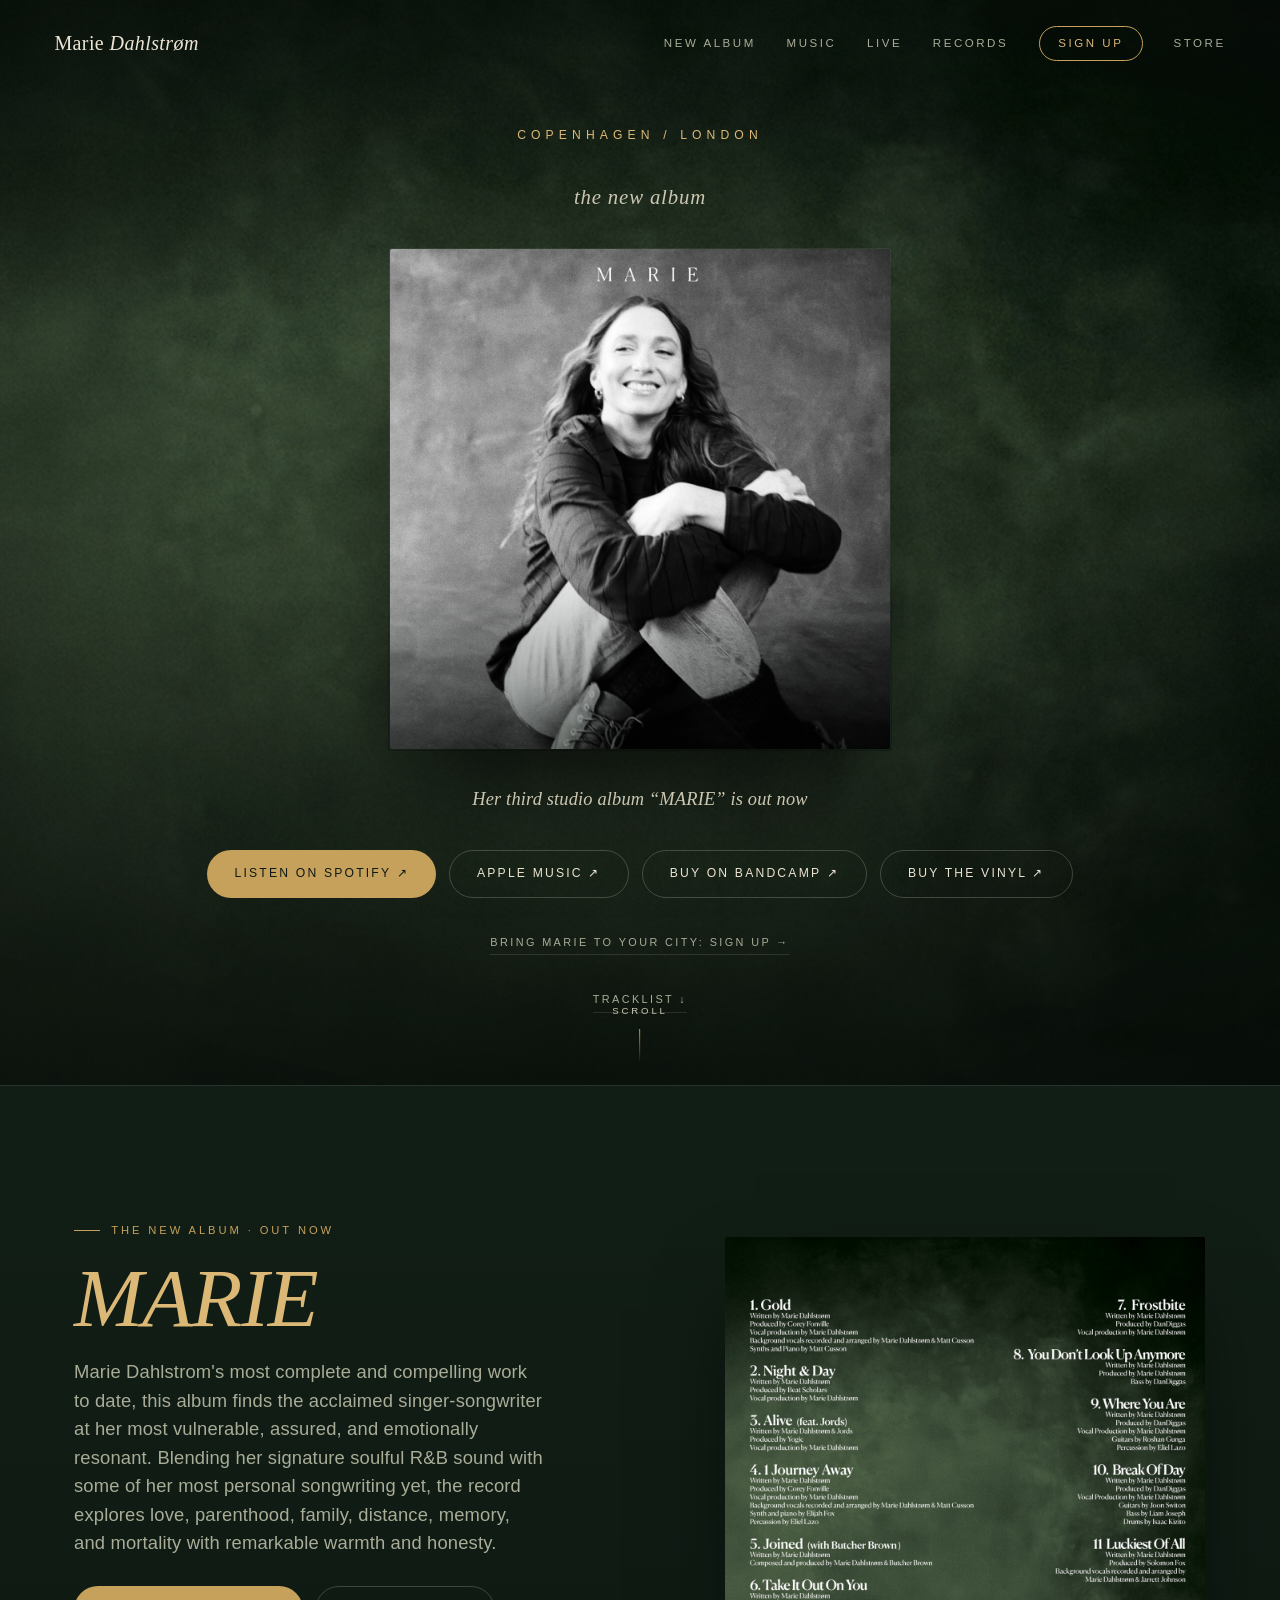
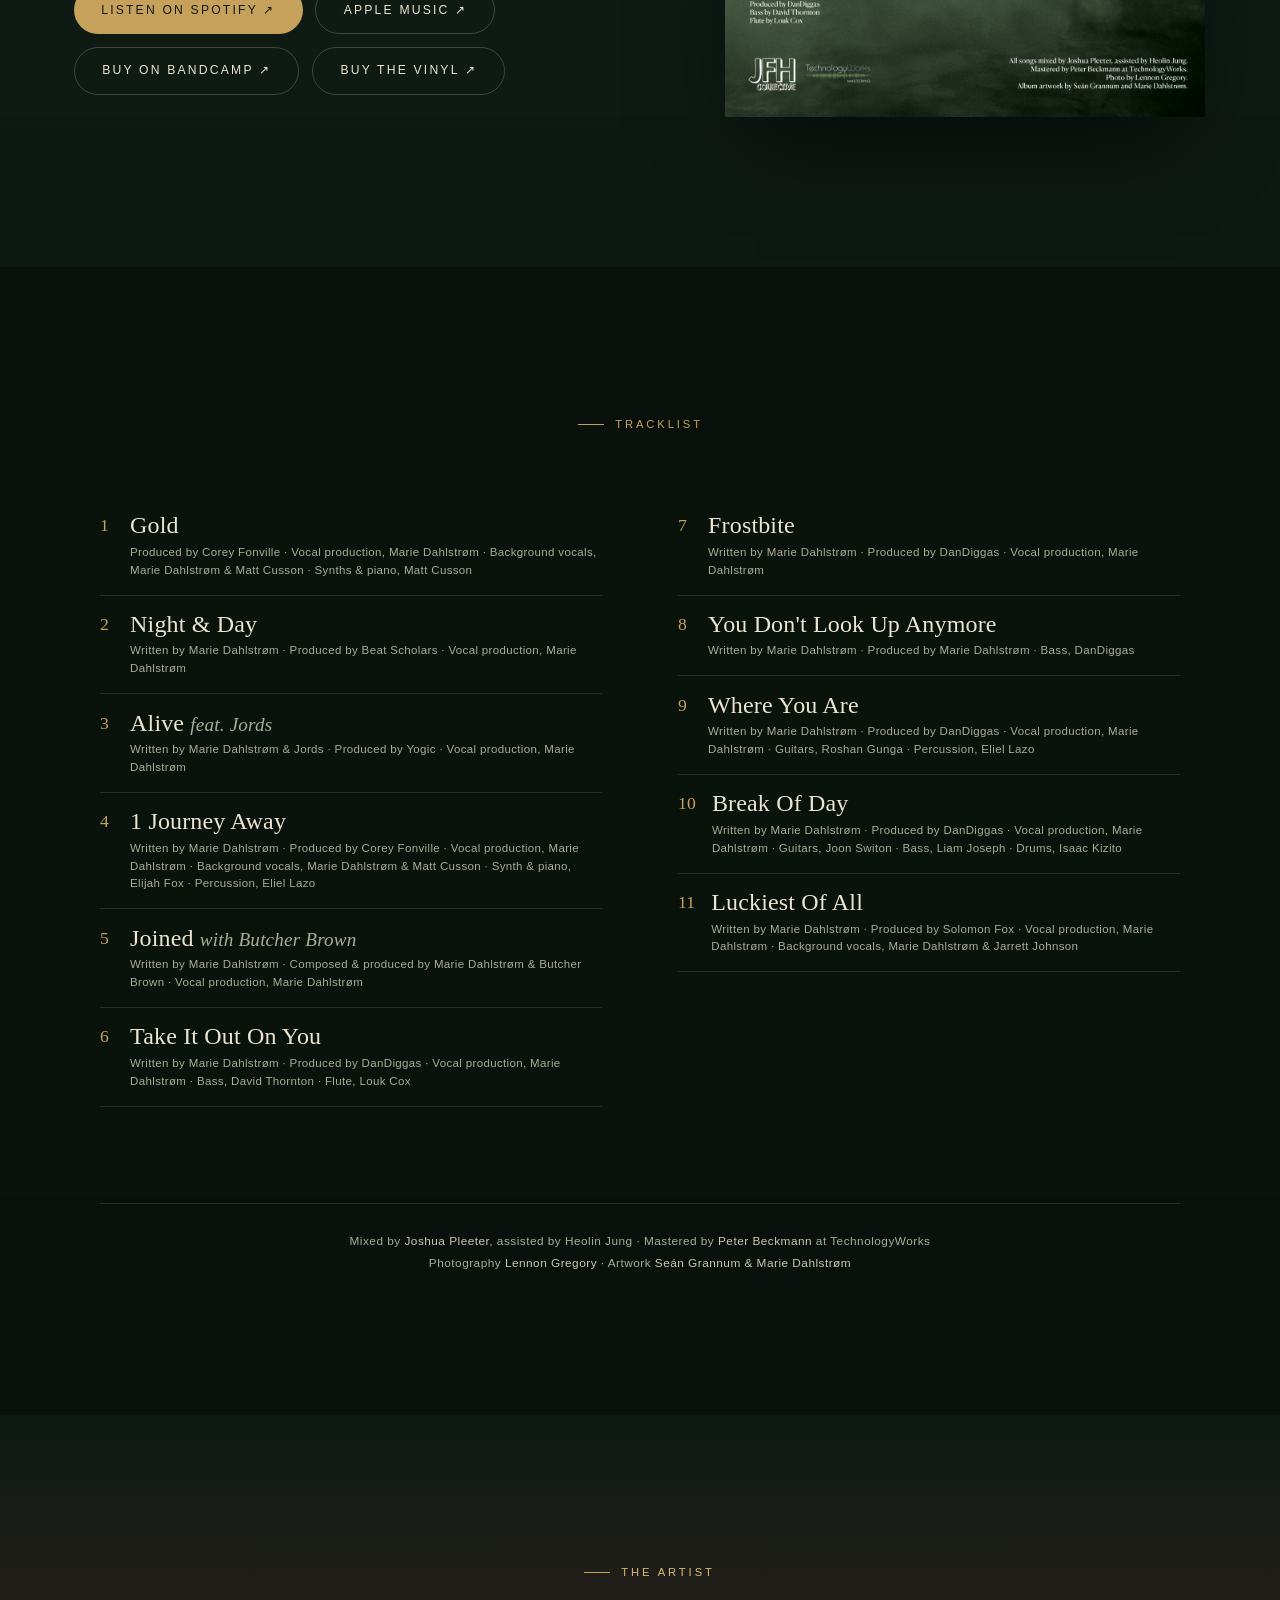
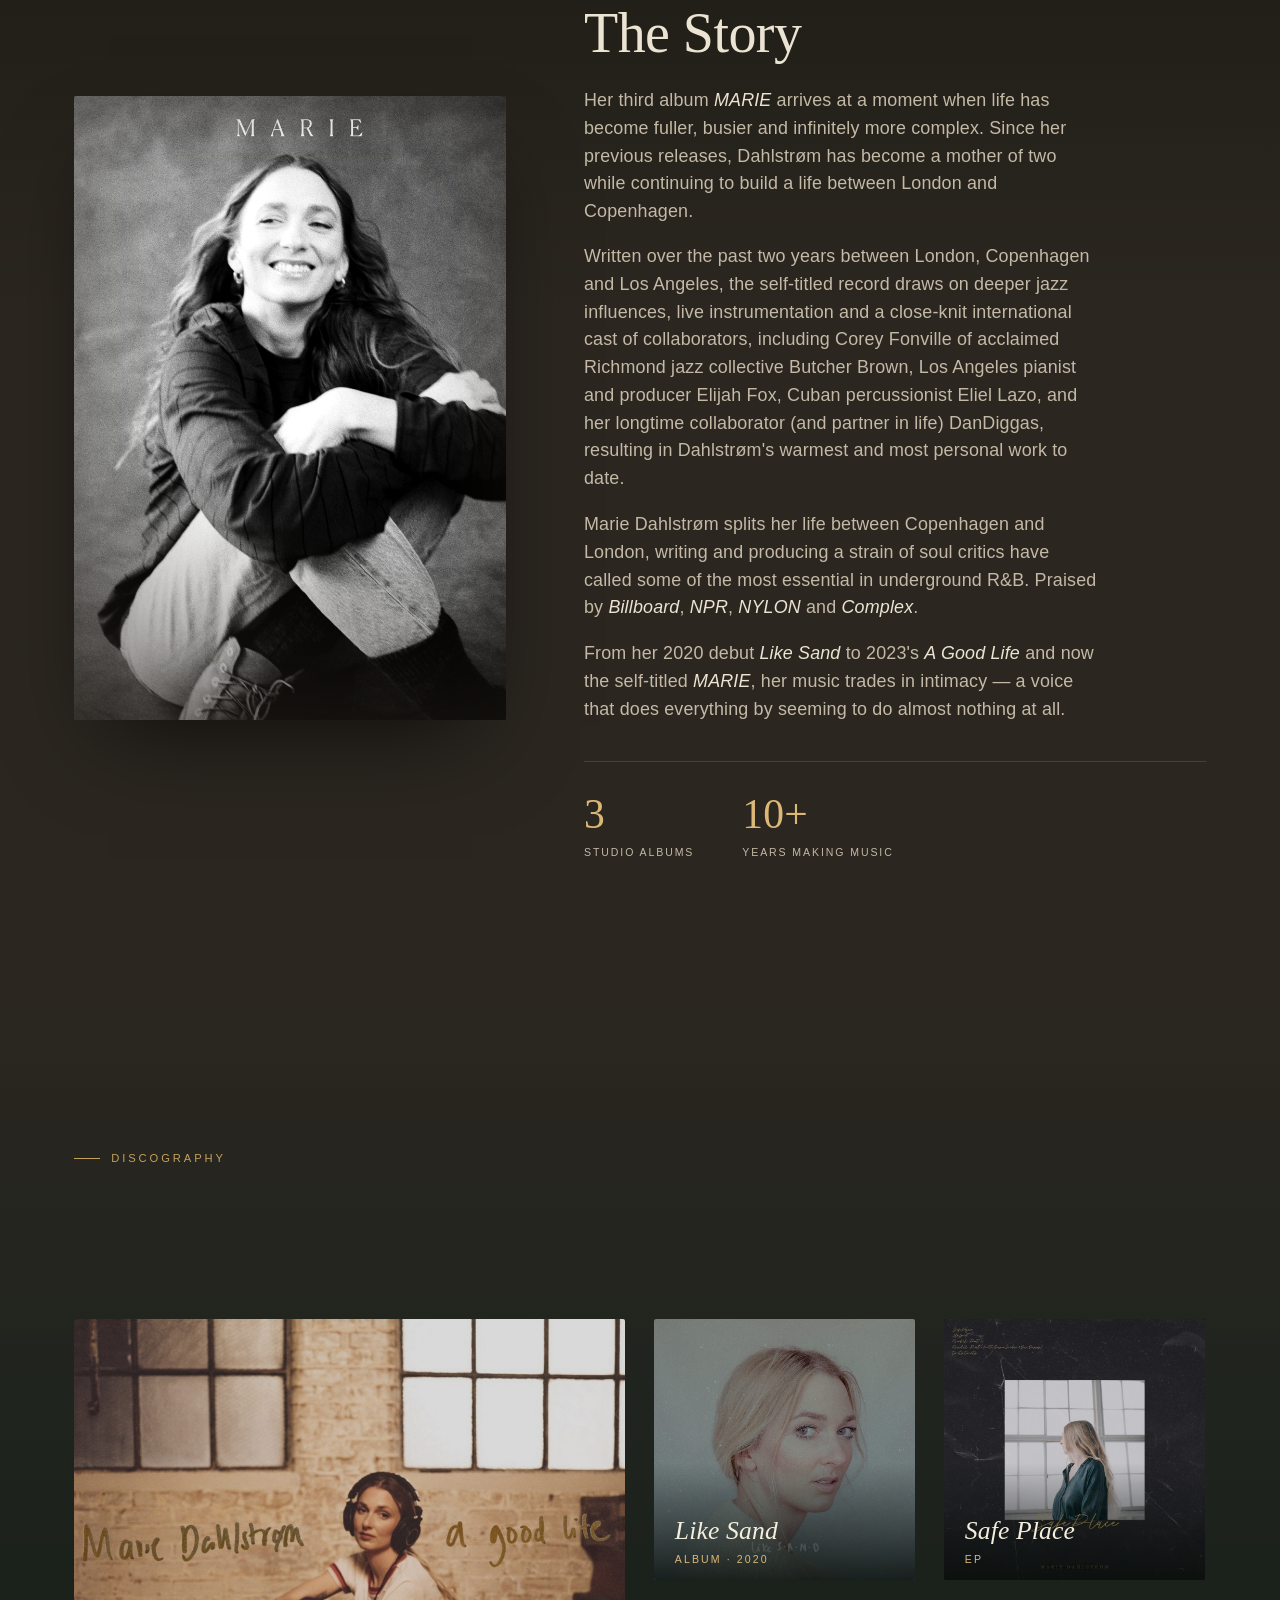
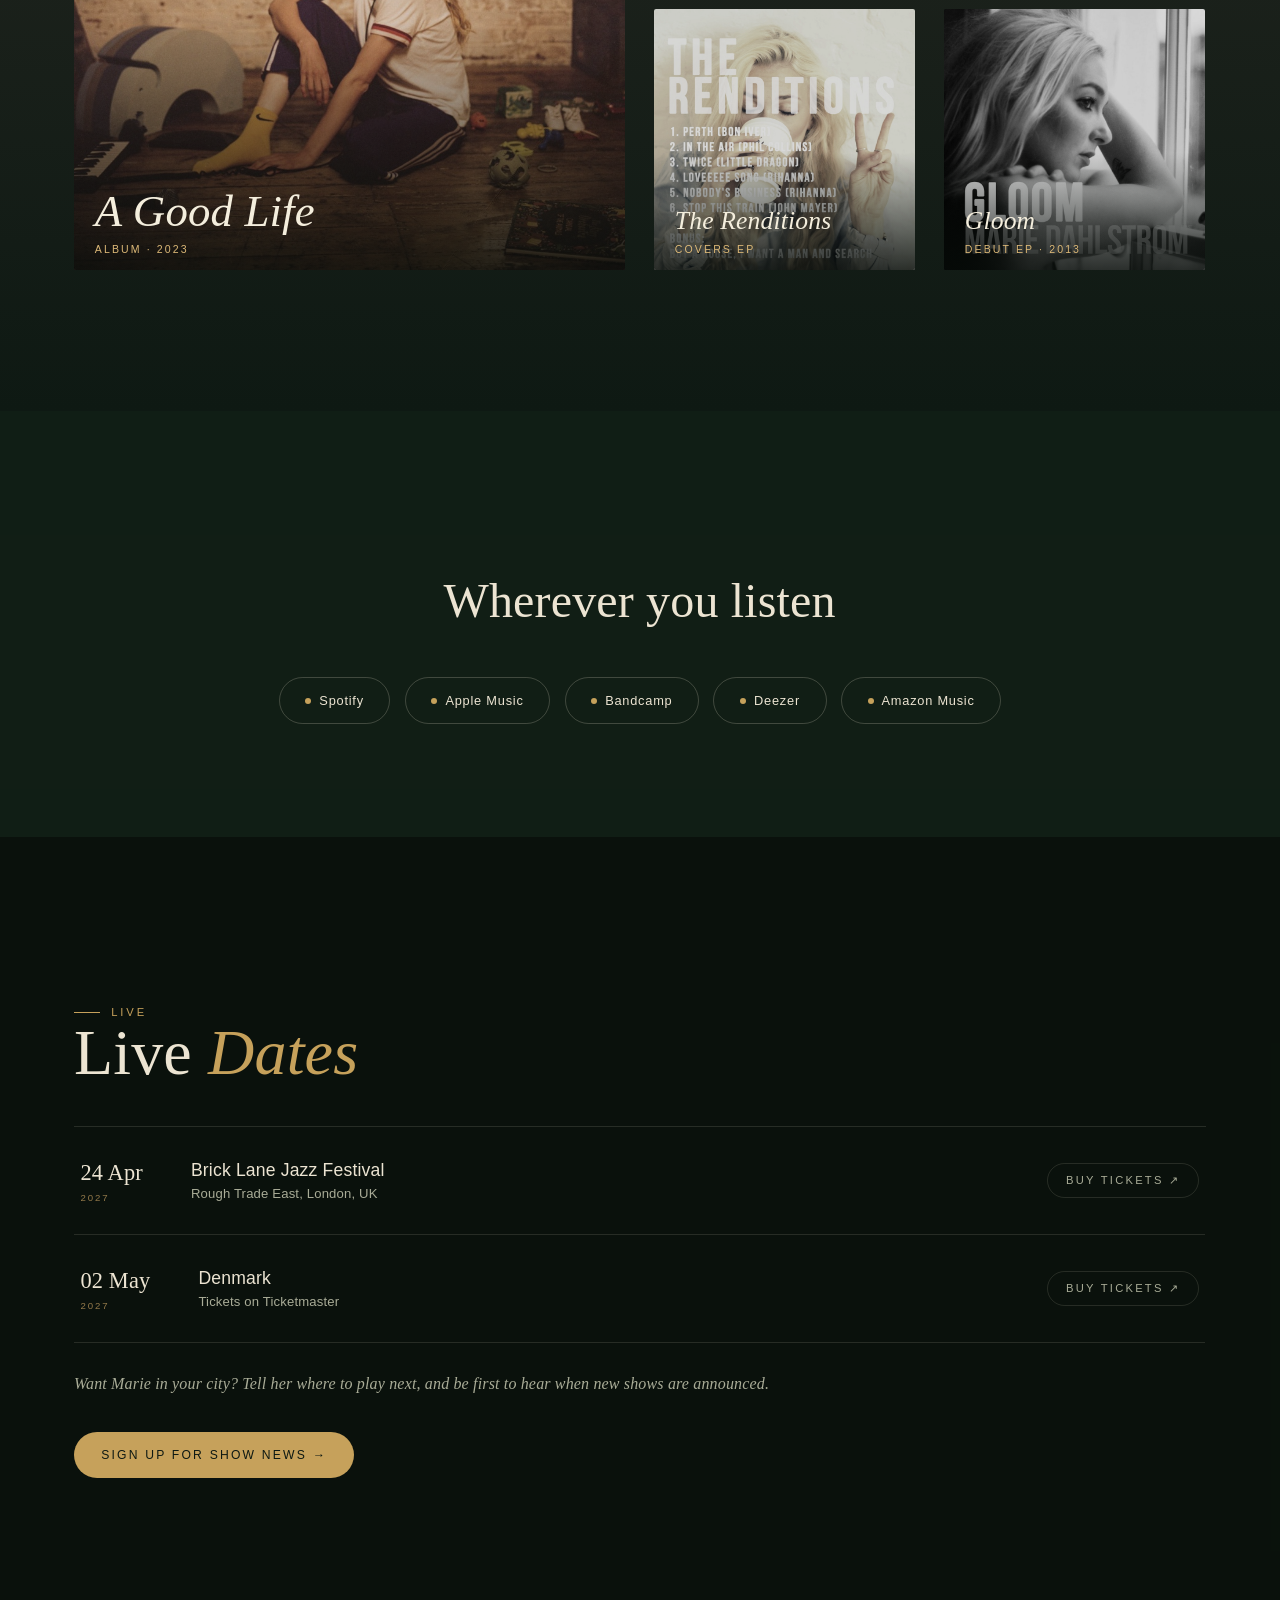
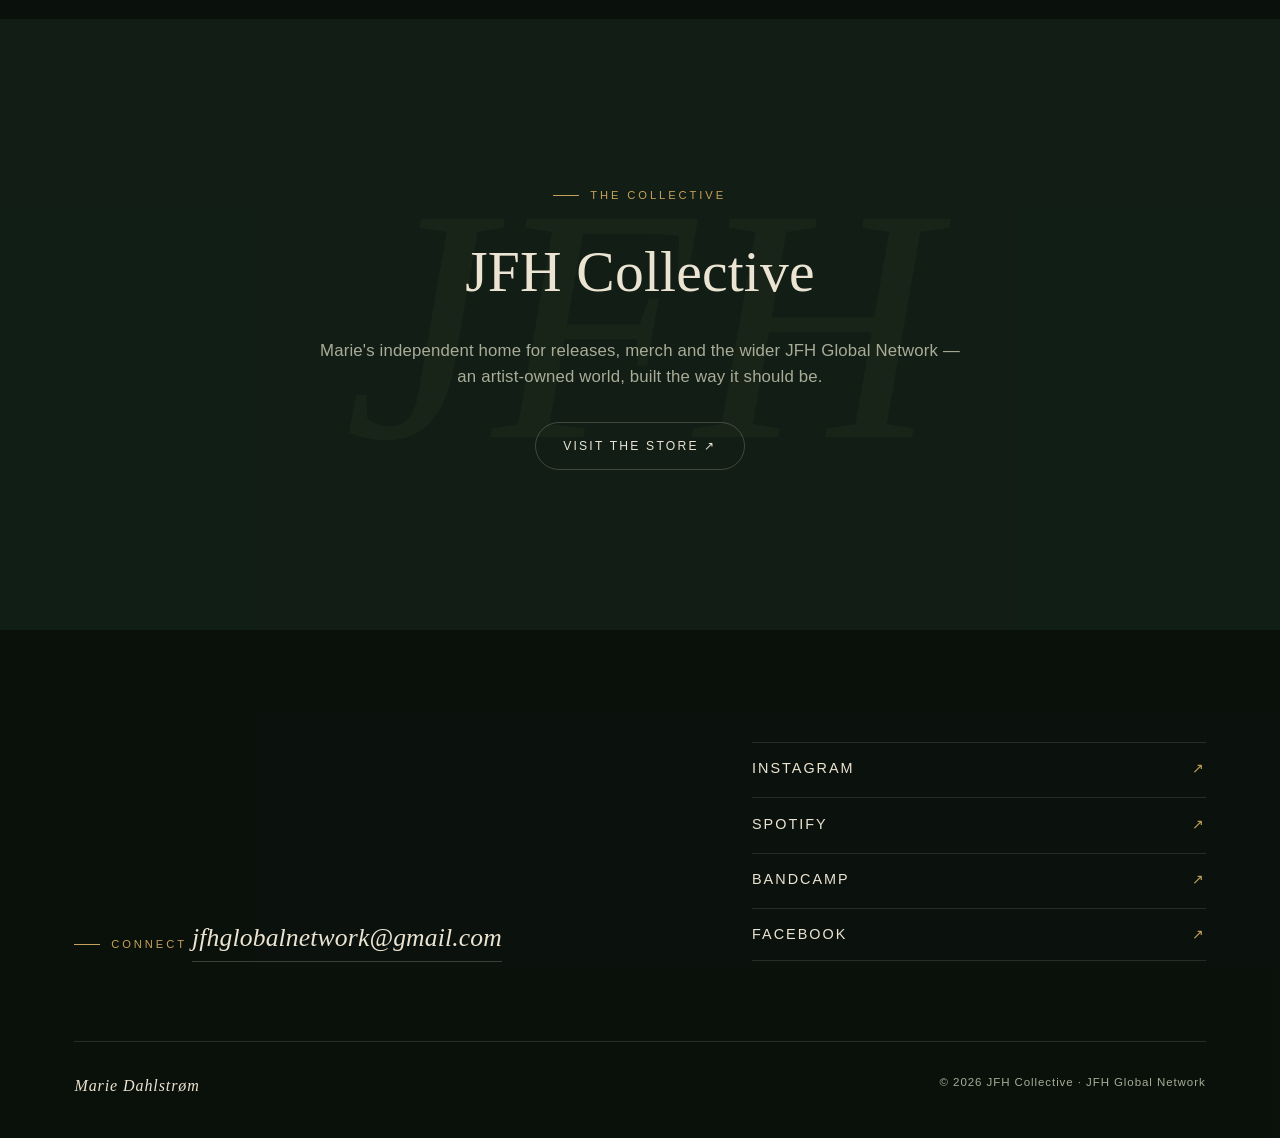
<file: index.html>
<!doctype html>
<html lang="en">
<head>
<meta charset="utf-8">
<meta name="viewport" content="width=device-width, initial-scale=1">
<meta name="robots" content="noindex, nofollow">
<title>Marie Dahlstrøm</title>
<meta name="description" content="Marie Dahlstrøm — Danish vocalist, producer and songwriter. New self-titled album MARIE, out now on JFH Collective.">
<meta property="og:title" content="Marie Dahlstrøm">
<meta property="og:description" content="New self-titled album MARIE, out now on JFH Collective.">
<meta property="og:image" content="assets/marie-cover.jpg">
<meta property="og:type" content="music.musician">
<meta name="theme-color" content="#0e1913">
<link rel="stylesheet" href="styles.css">
</head>
<body>
<link rel="stylesheet" href="styles.css">

<svg class="grain"><filter id="n"><feTurbulence type="fractalNoise" baseFrequency="0.82" numOctaves="3" stitchTiles="stitch"/></filter><rect width="100%" height="100%" filter="url(#n)"/></svg>

<nav id="nav">
  <a href="#top" class="mark"><b>Marie</b> Dahlstrøm</a>
  <div class="nav-links" id="navlinks">
    <a href="#album">New Album</a>
    <a href="#music">Music</a>
    <a href="#live">Live</a>
    <!-- <a href="#reviews">Reviews</a>  ← uncomment when the reviews section goes live -->
    <a href="#records">Records</a>
    <a href="signup/" class="nav-store">Sign up</a>
    <a href="https://fuchsia-denim-dfaw.squarespace.com/jfhstore" target="_blank" rel="noopener">Store</a>
  </div>
  <button class="nav-toggle" id="toggle" aria-label="Menu">☰</button>
</nav>

<header class="hero" id="top">
  <h1 class="sr">Marie Dahlstrøm</h1>
  <div class="hero-bg" id="herobg"></div>
  <div class="hero-inner">
    <div class="eyebrow" data-load="1">Copenhagen / London</div>
    <div class="name" data-load="2">the new album</div>
    <div class="cover-stage" data-load="3"><img src="assets/marie-cover.jpg" alt="Marie Dahlstrøm — MARIE album cover"></div>
    <p class="tag" data-load="4">Her third studio album “MARIE” is out now</p>
    <div class="actions" data-load="5">
      <a class="btn btn-gold" href="https://open.spotify.com/album/7pHLR7D64gIh3hgpT0W1Wd" target="_blank" rel="noopener">Listen on Spotify ↗</a>
      <a class="btn btn-ghost" href="https://music.apple.com/gb/album/marie/6807523313" target="_blank" rel="noopener">Apple Music ↗</a>
      <a class="btn btn-ghost" href="https://mariedmusic.bandcamp.com/album/marie" target="_blank" rel="noopener">Buy on Bandcamp ↗</a>
      <a class="btn btn-ghost" href="https://fuchsia-denim-dfaw.squarespace.com/jfhstore/marie-vinyl" target="_blank" rel="noopener">Buy the vinyl ↗</a>
    </div>
    <a class="hero-jump" data-load="5" href="signup/">Bring Marie to your city: sign up →</a>
    <a class="hero-jump" data-load="5" href="#tracks">Tracklist ↓</a>
  </div>
  <div class="scrollcue"><span>Scroll</span><span class="bar"></span></div>
</header>

<section class="album" id="album">
  <div class="wrap album-flex">
    <div>
      <span class="kicker" data-reveal>The New Album · Out Now</span>
      <h2 data-reveal data-d="1"><em>MARIE</em></h2>
      <p data-reveal data-d="2">Marie Dahlstrom's most complete and compelling work to date, this album finds the acclaimed singer-songwriter at her most vulnerable, assured, and emotionally resonant. Blending her signature soulful R&B sound with some of her most personal songwriting yet, the record explores love, parenthood, family, distance, memory, and mortality with remarkable warmth and honesty.</p>
      <div class="actions" data-reveal data-d="3">
        <a class="btn btn-gold" href="https://open.spotify.com/album/7pHLR7D64gIh3hgpT0W1Wd" target="_blank" rel="noopener">Listen on Spotify ↗</a>
        <a class="btn btn-ghost" href="https://music.apple.com/gb/album/marie/6807523313" target="_blank" rel="noopener">Apple Music ↗</a>
        <a class="btn btn-ghost" href="https://mariedmusic.bandcamp.com/album/marie" target="_blank" rel="noopener">Buy on Bandcamp ↗</a>
        <a class="btn btn-ghost" href="https://fuchsia-denim-dfaw.squarespace.com/jfhstore/marie-vinyl" target="_blank" rel="noopener">Buy the vinyl ↗</a>
      </div>
      <a class="hero-jump album-jump" data-reveal data-d="3" href="#tracks">See the tracklist ↓</a>
    </div>
    <div class="album-visual" data-reveal data-d="2">
      <img src="assets/gold-dust.jpg" alt="">
    </div>
  </div>
</section>

<section class="tracks" id="tracks">
  <div class="wrap">
    <div class="tracks-head">
      <span class="kicker" data-reveal>Tracklist</span>
    </div>
    <div class="sleeve">
      <!-- Order and credits follow the FINAL DIGITAL backside (Marie, 25 Jul 12:17).
           She confirmed the vinyl running order genuinely differs: on vinyl, Frostbite
           closes Side A and Take It Out On You opens Side B. That's the note under the
           list, not the main numbering. A third "actual final" backside is expected —
           re-diff both when it lands. -->
      <div data-reveal>
        <div class="trk"><div class="num">1</div><div><div class="t">Gold</div><div class="cr">Produced by Corey Fonville · Vocal production, Marie Dahlstrøm · Background vocals, Marie Dahlstrøm &amp; Matt Cusson · Synths &amp; piano, Matt Cusson</div></div></div>
        <div class="trk"><div class="num">2</div><div><div class="t">Night &amp; Day</div><div class="cr">Written by Marie Dahlstrøm · Produced by Beat Scholars · Vocal production, Marie Dahlstrøm</div></div></div>
        <div class="trk"><div class="num">3</div><div><div class="t">Alive <span class="feat">feat. Jords</span></div><div class="cr">Written by Marie Dahlstrøm &amp; Jords · Produced by Yogic · Vocal production, Marie Dahlstrøm</div></div></div>
        <div class="trk"><div class="num">4</div><div><div class="t">1 Journey Away</div><div class="cr">Written by Marie Dahlstrøm · Produced by Corey Fonville · Vocal production, Marie Dahlstrøm · Background vocals, Marie Dahlstrøm &amp; Matt Cusson · Synth &amp; piano, Elijah Fox · Percussion, Eliel Lazo</div></div></div>
        <div class="trk"><div class="num">5</div><div><div class="t">Joined <span class="feat">with Butcher Brown</span></div><div class="cr">Written by Marie Dahlstrøm · Composed &amp; produced by Marie Dahlstrøm &amp; Butcher Brown · Vocal production, Marie Dahlstrøm</div></div></div>
        <div class="trk"><div class="num">6</div><div><div class="t">Take It Out On You</div><div class="cr">Written by Marie Dahlstrøm · Produced by DanDiggas · Vocal production, Marie Dahlstrøm · Bass, David Thornton · Flute, Louk Cox</div></div></div>
      </div>
      <div data-reveal data-d="1">
        <div class="trk"><div class="num">7</div><div><div class="t">Frostbite</div><div class="cr">Written by Marie Dahlstrøm · Produced by DanDiggas · Vocal production, Marie Dahlstrøm</div></div></div>
        <!-- DELIBERATE DIVERGENCE FROM THE PRINT: the pressed vinyl backside reads
             "Written by Marle Dahlstrøm" here. Marie was told (26 Jul) and said "that one
             is too late" — the plate was already gone. The site keeps the correct
             spelling. Do NOT "fix" this to match the sleeve. -->
        <div class="trk"><div class="num">8</div><div><div class="t">You Don't Look Up Anymore</div><div class="cr">Written by Marie Dahlstrøm · Produced by Marie Dahlstrøm · Bass, DanDiggas</div></div></div>
        <div class="trk"><div class="num">9</div><div><div class="t">Where You Are</div><div class="cr">Written by Marie Dahlstrøm · Produced by DanDiggas · Vocal production, Marie Dahlstrøm · Guitars, Roshan Gunga · Percussion, Eliel Lazo</div></div></div>
        <div class="trk"><div class="num">10</div><div><div class="t">Break Of Day</div><div class="cr">Written by Marie Dahlstrøm · Produced by DanDiggas · Vocal production, Marie Dahlstrøm · Guitars, Joon Switon · Bass, Liam Joseph · Drums, Isaac Kizito</div></div></div>
        <!-- Resolved 26 Jul: the print-ready VINYL backside carries "Vocal Production by
             Marie Dahlstrøm" on Joined, Take It Out On You and Luckiest Of All, which the
             digital file omitted. Added to all three — additive, nothing dropped. -->
        <div class="trk"><div class="num">11</div><div><div class="t">Luckiest Of All</div><div class="cr">Written by Marie Dahlstrøm · Produced by Solomon Fox · Vocal production, Marie Dahlstrøm · Background vocals, Marie Dahlstrøm &amp; Jarrett Johnson</div></div></div>
      </div>

      <div class="sleeve-foot" data-reveal>
        Mixed by <b>Joshua Pleeter</b>, assisted by Heolin Jung · Mastered by <b>Peter Beckmann</b> at TechnologyWorks<br>
        Photography <b>Lennon Gregory</b> · Artwork <b>Seán Grannum &amp; Marie Dahlstrøm</b>
      </div>
    </div>
  </div>
</section>

<section class="about">
  <div class="wrap about-grid">
    <div class="about-photo" data-reveal>
      <video src="assets/portrait.mp4" autoplay muted loop playsinline poster="assets/marie-cover.jpg"></video>
    </div>
    <div>
      <span class="kicker" data-reveal>The Artist</span>
      <h2 data-reveal data-d="1">The Story</h2>
      <!-- Marie's own bio copy, sent on WhatsApp 25 Jul. Added above the existing
           press/awards paragraphs, nothing removed — pending her answer on whether
           she wants it to replace them instead. -->
      <p data-reveal data-d="2">Her third album <em>MARIE</em> arrives at a moment when life has become fuller, busier and infinitely more complex. Since her previous releases, Dahlstrøm has become a mother of two while continuing to build a life between London and Copenhagen.</p>
      <p data-reveal data-d="2">Written over the past two years between London, Copenhagen and Los Angeles, the self-titled record draws on deeper jazz influences, live instrumentation and a close-knit international cast of collaborators, including Corey Fonville of acclaimed Richmond jazz collective Butcher Brown, Los Angeles pianist and producer Elijah Fox, Cuban percussionist Eliel Lazo, and her longtime collaborator (and partner in life) DanDiggas, resulting in Dahlstrøm's warmest and most personal work to date.</p>
      <p data-reveal data-d="2">Marie Dahlstrøm splits her life between Copenhagen and London, writing and producing a strain of soul critics have called some of the most essential in underground R&amp;B. Praised by <em>Billboard</em>, <em>NPR</em>, <em>NYLON</em> and <em>Complex</em>.</p>
      <p data-reveal data-d="2">From her 2020 debut <em>Like Sand</em> to 2023's <em>A Good Life</em> and now the self-titled <em>MARIE</em>, her music trades in intimacy — a voice that does everything by seeming to do almost nothing at all.</p>
      <div class="stats" data-reveal data-d="3">
        <div><b>3</b><small>Studio Albums</small></div>
        <div><b>10+</b><small>Years Making Music</small></div>
      </div>
    </div>
  </div>
</section>

<section class="music" id="music">
  <div class="wrap">
    <span class="kicker" data-reveal>Discography</span>
    <div class="music-head">
      <h2 data-reveal data-d="1">The Catalogue</h2>
      <p data-reveal data-d="2">Albums, EPs and renditions — recorded between Copenhagen, London &amp; LA.</p>
    </div>
    <div class="discs">
      <a class="disc feat" data-reveal href="https://mariedmusic.bandcamp.com/album/a-good-life" target="_blank" rel="noopener">
        <div class="disc-art"><img src="assets/covers/a-good-life.jpg" alt="A Good Life"></div>
        <div class="disc-meta"><div class="t">A Good Life</div><div class="y">Album · 2023<span class="play">— Listen ↗</span></div></div>
      </a>
      <a class="disc" data-reveal data-d="1" href="https://mariedmusic.bandcamp.com/album/like-sand" target="_blank" rel="noopener">
        <div class="disc-art"><img src="assets/covers/like-sand.jpg" alt="Like Sand"></div>
        <div class="disc-meta"><div class="t">Like Sand</div><div class="y">Album · 2020<span class="play">— Listen ↗</span></div></div>
      </a>
      <a class="disc" data-reveal data-d="2" href="https://mariedmusic.bandcamp.com/album/safe-place" target="_blank" rel="noopener">
        <div class="disc-art"><img src="assets/covers/safe-place.jpg" alt="Safe Place"></div>
        <div class="disc-meta"><div class="t">Safe Place</div><div class="y">EP<span class="play">— Listen ↗</span></div></div>
      </a>
      <a class="disc" data-reveal data-d="1" href="https://mariedmusic.bandcamp.com/album/the-renditions" target="_blank" rel="noopener">
        <div class="disc-art"><img src="assets/covers/the-renditions.jpg" alt="The Renditions"></div>
        <div class="disc-meta"><div class="t">The Renditions</div><div class="y">Covers EP<span class="play">— Listen ↗</span></div></div>
      </a>
      <a class="disc" data-reveal data-d="2" href="https://mariedmusic.bandcamp.com/album/gloom-ep-from-2013" target="_blank" rel="noopener">
        <div class="disc-art"><img src="assets/covers/gloom.jpg" alt="Gloom"></div>
        <div class="disc-meta"><div class="t">Gloom</div><div class="y">Debut EP · 2013<span class="play">— Listen ↗</span></div></div>
      </a>
    </div>
  </div>
</section>

<section class="listen">
  <div class="wrap">
    <span class="kicker" style="justify-content:center;display:inline-flex" data-reveal>Stream</span>
    <h2 data-reveal data-d="1">Wherever you listen</h2>
    <div class="platforms" data-reveal data-d="2">
      <a href="https://open.spotify.com/artist/49NfOTfSPhrb0sJBVYS1iM" target="_blank" rel="noopener"><span class="dot"></span>Spotify</a>
      <a href="https://music.apple.com/us/artist/marie-dahlstr%C3%B8m/397750840" target="_blank" rel="noopener"><span class="dot"></span>Apple Music</a>
      <a href="https://mariedmusic.bandcamp.com" target="_blank" rel="noopener"><span class="dot"></span>Bandcamp</a>
      <a href="https://www.deezer.com/en/artist/5337479" target="_blank" rel="noopener"><span class="dot"></span>Deezer</a>
      <a href="https://music.amazon.com/artists/B00GJRRYIE" target="_blank" rel="noopener"><span class="dot"></span>Amazon Music</a>
    </div>
  </div>
</section>

<section class="live" id="live">
  <div class="wrap">
    <div class="live-head"><div><span class="kicker" data-reveal>Live</span><h2 data-reveal data-d="1">Live <em>Dates</em></h2></div></div>
    <!-- Denmark (2 May 2027): Ticketmaster link from Marie (13 Oct). Venue name not confirmed yet;
         Ticketmaster blocks automated reads, so fill the venue/city when Marie confirms it. -->
    <div class="shows">
      <div class="show" data-reveal>
        <div class="date">24 Apr<small>2027</small></div>
        <div class="venue">Brick Lane Jazz Festival<span>Rough Trade East, London, UK</span></div>
        <a class="cta cta-gold" href="https://dice.fm/event/[base64]" target="_blank" rel="noopener">Buy Tickets ↗</a>
      </div>
      <div class="show" data-reveal data-d="1">
        <div class="date">02 May<small>2027</small></div>
        <div class="venue">Denmark<span>Tickets on Ticketmaster</span></div>
        <a class="cta cta-gold" href="https://www.ticketmaster.dk/event/marie-dahlstrom-jords-uk-billetter/1585513811" target="_blank" rel="noopener">Buy Tickets ↗</a>
      </div>
    </div>
    <p class="live-note" data-reveal data-d="1">Want Marie in your city? Tell her where to play next, and be first to hear when new shows are announced.</p>
    <div class="actions live-actions" data-reveal data-d="2">
      <a class="btn btn-gold" href="signup/">Sign up for show news →</a>
    </div>
  </div>
</section>

<!-- REVIEWS — built, deliberately hidden until real quotes exist (Marie's 25 Jul voice note).
     To publish: delete the `hidden` attribute below, fill each blockquote with the quote
     and outlet, drop any unused cards, and uncomment the Reviews link in the nav. -->
<section class="reviews" id="reviews" hidden>
  <div class="wrap">
    <div class="live-head"><div><span class="kicker" data-reveal>Press</span><h2 data-reveal data-d="1">What they're saying</h2></div></div>
    <div class="quotes">
      <figure class="quote" data-reveal>
        <blockquote>Quote goes here.</blockquote>
        <figcaption>Outlet<span>Reviewer name</span></figcaption>
      </figure>
      <figure class="quote" data-reveal data-d="1">
        <blockquote>Quote goes here.</blockquote>
        <figcaption>Outlet<span>Reviewer name</span></figcaption>
      </figure>
      <figure class="quote" data-reveal data-d="2">
        <blockquote>Quote goes here.</blockquote>
        <figcaption>Outlet<span>Reviewer name</span></figcaption>
      </figure>
    </div>
  </div>
</section>

<section class="records" id="records">
  <div class="huge" aria-hidden="true">JFH</div>
  <div class="records-inner">
    <span class="kicker" data-reveal>The Collective</span>
    <h2 data-reveal data-d="1">JFH Collective</h2>
    <p data-reveal data-d="2">Marie's independent home for releases, merch and the wider JFH Global Network — an artist-owned world, built the way it should be.</p>
    <a class="btn btn-ghost" data-reveal data-d="3" href="https://fuchsia-denim-dfaw.squarespace.com/jfhstore" target="_blank" rel="noopener">Visit the Store ↗</a>
  </div>
</section>

<footer id="connect">
  <div class="wrap">
    <div class="connect">
      <div>
        <span class="kicker" data-reveal>Connect</span>
        <a class="email" data-reveal data-d="2" href="mailto:jfhglobalnetwork@gmail.com">jfhglobalnetwork@gmail.com</a>
      </div>
      <div class="socials" data-reveal data-d="2">
        <a href="https://www.instagram.com/marie.dahlstrom/" target="_blank" rel="noopener">Instagram <span class="arw">↗</span></a>
        <a href="https://open.spotify.com/artist/49NfOTfSPhrb0sJBVYS1iM" target="_blank" rel="noopener">Spotify <span class="arw">↗</span></a>
        <a href="https://mariedmusic.bandcamp.com" target="_blank" rel="noopener">Bandcamp <span class="arw">↗</span></a>
        <a href="https://www.facebook.com/mariedmusic/" target="_blank" rel="noopener">Facebook <span class="arw">↗</span></a>
      </div>
    </div>
    <div class="foot-base">
      <span class="mk">Marie Dahlstrøm</span>
      <span>© 2026 JFH Collective · JFH Global Network</span>
    </div>
  </div>
</footer>

<script src="main.js" defer></script>
</body>
</html>
</file>
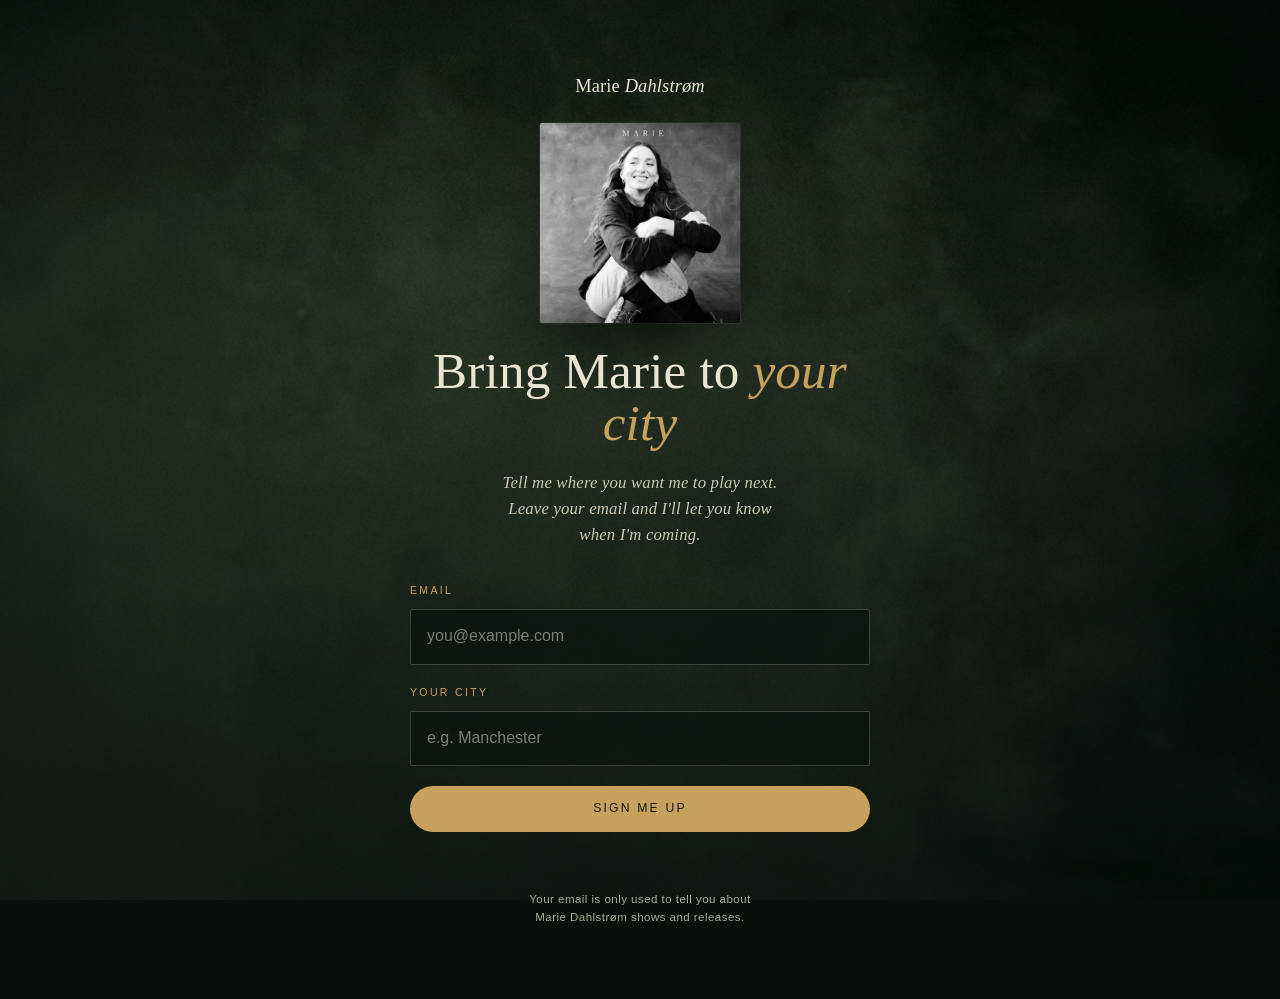
<file: signup/index.html>
<!doctype html>
<html lang="en">
<head>
<meta charset="utf-8">
<meta name="viewport" content="width=device-width, initial-scale=1">
<meta name="robots" content="noindex, nofollow">
<title>Bring Marie to your city</title>
<meta name="description" content="Tell Marie Dahlstrøm where to play next. Leave your email and your city.">
<meta property="og:title" content="Bring Marie to your city">
<meta property="og:description" content="Tell Marie Dahlstrøm where to play next. Leave your email and your city.">
<meta property="og:image" content="../assets/marie-cover.jpg">
<meta name="theme-color" content="#0e1913">
<link rel="stylesheet" href="../styles.css">
<style>
  body::before{background-image:url("../assets/backdrop.jpg")}
  .su{min-height:100svh;display:flex;align-items:center;justify-content:center;padding:clamp(2.5rem,8vh,5rem) 16px;
    background:radial-gradient(120% 90% at 50% 20%,transparent 0%,rgba(8,14,10,.7) 75%)}
  .su-card{width:100%;max-width:460px;text-align:center;display:flex;flex-direction:column;align-items:center;gap:1.4rem}
  .su-card .back{font-family:var(--serif);font-style:italic;font-size:1.15rem}
  .su-card .back b{font-style:normal;font-weight:400}
  .su-cover{width:min(200px,52vw);aspect-ratio:1/1;object-fit:cover;border-radius:2px;box-shadow:0 40px 80px -30px rgba(0,0,0,.85),0 0 0 1px rgba(233,226,212,.08)}
  .su-card h1{font-family:var(--serif);font-weight:400;font-size:clamp(2.1rem,8vw,3.2rem);line-height:1}
  .su-card h1 em{color:var(--gold);font-style:italic}
  .su-card .lede{color:var(--bone-soft);font-family:var(--serif);font-style:italic;font-size:1.05rem;max-width:34ch}
  form{width:100%;display:flex;flex-direction:column;gap:.9rem;margin-top:.4rem;text-align:left}
  label{font-size:.66rem;text-transform:uppercase;letter-spacing:.22em;color:var(--gold)}
  input{width:100%;margin-top:.45rem;background:rgba(11,18,13,.72);border:1px solid var(--line-strong);border-radius:2px;color:var(--bone);
    font:inherit;font-size:16px;padding:.9rem 1rem;transition:border-color .3s}
  input::placeholder{color:var(--bone-dim);opacity:.7}
  input:focus{outline:none;border-color:var(--gold)}
  .hp{position:absolute;left:-9999px;width:1px;height:1px;overflow:hidden}
  form .btn{justify-content:center;border:none;cursor:pointer;font:inherit;font-size:.76rem;margin-top:.3rem}
  form .btn[disabled]{opacity:.6;cursor:default;transform:none}
  .msg{min-height:1.4em;font-family:var(--serif);font-style:italic;color:var(--bone-soft);text-align:center}
  .msg.err{color:#e2a48f}
  .done{display:none;flex-direction:column;align-items:center;gap:1rem}
  .done h2{font-family:var(--serif);font-weight:400;font-size:clamp(1.8rem,7vw,2.6rem)}
  .done p{color:var(--bone-soft);font-family:var(--serif);font-style:italic}
  .sent form{display:none}.sent .done{display:flex}
  .fine{color:var(--bone-dim);font-size:.72rem;letter-spacing:.04em;max-width:38ch}
</style>
</head>
<body>
<svg class="grain"><filter id="n"><feTurbulence type="fractalNoise" baseFrequency="0.82" numOctaves="3" stitchTiles="stitch"/></filter><rect width="100%" height="100%" filter="url(#n)"/></svg>

<main class="su">
  <div class="su-card" id="card">
    <a class="back" href="../"><b>Marie</b> Dahlstrøm</a>
    <img class="su-cover" src="../assets/marie-cover.jpg" alt="MARIE album cover">
    <h1>Bring Marie to <em>your city</em></h1>
    <p class="lede">Tell me where you want me to play next. Leave your email and I'll let you know when I'm coming.</p>

    <form id="f" novalidate>
      <div>
        <label for="email">Email</label>
        <input id="email" name="email" type="email" autocomplete="email" inputmode="email" placeholder="you@example.com" required>
      </div>
      <div>
        <label for="city">Your city</label>
        <input id="city" name="city" type="text" autocomplete="address-level2" placeholder="e.g. Manchester" maxlength="80" required>
      </div>
      <div class="hp" aria-hidden="true"><label for="website">Website</label><input id="website" name="website" tabindex="-1" autocomplete="off"></div>
      <button class="btn btn-gold" id="go" type="submit">Sign me up</button>
      <p class="msg" id="msg" role="status" aria-live="polite"></p>
    </form>

    <div class="done" role="status">
      <h2>You're on the list</h2>
      <p id="thanks">Thank you. I'll be in touch.</p>
      <a class="btn btn-ghost" href="../">Hear the new album</a>
    </div>

    <p class="fine">Your email is only used to tell you about Marie Dahlstrøm shows and releases.</p>
  </div>
</main>

<script>
  // The Apps Script web app that writes each sign-up to the Google Sheet (apps-script/Code.gs).
  const ENDPOINT = "https://script.google.com/macros/s/AKfycbxqfVen77co5IFzWFl-v6JBri4Fejlqi8s1kAfAgdDL5OAbXj-DvTfDg5QQYZu7weoY/exec";
  const f = document.getElementById('f'), go = document.getElementById('go'), msg = document.getElementById('msg');
  const EMAIL_RE = /^[^\s@]+@[^\s@]+\.[^\s@]+$/;
  const say = (t, err) => { msg.textContent = t; msg.classList.toggle('err', !!err); };

  f.addEventListener('submit', async (e) => {
    e.preventDefault();
    const email = f.email.value.trim(), city = f.city.value.trim();
    if (!EMAIL_RE.test(email)) { say('Please check your email address.', true); f.email.focus(); return; }
    if (!city) { say('Which city should I play in?', true); f.city.focus(); return; }

    go.disabled = true; go.textContent = 'Sending…'; say('');
    // A plain form-encoded POST is a "simple" request, so the browser sends it
    // without a CORS preflight, which Apps Script cannot answer.
    const body = new URLSearchParams({ email, city, website: f.website.value,
      source: new URLSearchParams(location.search).get('src') || document.referrer || 'direct' });
    try {
      const r = await fetch(ENDPOINT, { method: 'POST', body });
      const j = await r.json();
      if (!j.ok) throw new Error(j.error || 'failed');
      document.getElementById('thanks').textContent = `Thank you. I'll let you know if I come to ${city}.`;
      document.getElementById('card').classList.add('sent');
    } catch (err) {
      say('Something went wrong. Please try again in a moment.', true);
      go.disabled = false; go.textContent = 'Sign me up';
    }
  });
</script>
</body>
</html>
</file>
<file: styles.css>
:root{
    --green-deep:#0e1913; --green:#132118; --green-2:#1a2c20; --green-3:#22392a; --mist:#38513f;
    --stone-bg:#2b2620; --stone-bg2:#3a332b; --stone-hi:#c3b9a6; --stone-line:rgba(233,226,212,.14);
    --bone:#ece4d2; --bone-dim:#a9ac97; --bone-soft:#cbc7b2;
    --gold:#c6a15b; --gold-bright:#dcb877; --gold-dim:#93794a;
    --line:rgba(236,228,210,.13); --line-strong:rgba(236,228,210,.22);
    --serif:'Didot','Bodoni 72','Hoefler Text',Georgia,'Times New Roman',serif;
    --sans:'Avenir Next','Optima','Gill Sans','Helvetica Neue',Helvetica,Arial,sans-serif;
    --ease:cubic-bezier(.16,1,.3,1);
  }
  *{box-sizing:border-box;margin:0;padding:0}
  html{scroll-behavior:smooth}
  body{background:#0a120c;color:var(--bone);font-family:var(--sans);font-weight:400;line-height:1.55;-webkit-font-smoothing:antialiased;overflow-x:hidden;letter-spacing:.01em}
  /* the muslin — Marie's green portrait backdrop, fixed behind the whole site */
  body::before{content:"";position:fixed;inset:0;z-index:-1;background:url("assets/backdrop.jpg") center/cover no-repeat;filter:brightness(.66) saturate(.92)}
  ::selection{background:var(--gold);color:var(--green-deep)}
  img{display:block;max-width:100%}
  a{color:inherit;text-decoration:none}
  .grain{position:fixed;inset:0;z-index:9999;pointer-events:none;opacity:.10;mix-blend-mode:overlay}
  .sr{position:absolute;width:1px;height:1px;overflow:hidden;clip:rect(0,0,0,0)}

  nav{position:fixed;top:0;left:0;right:0;z-index:100;display:flex;align-items:center;justify-content:space-between;padding:clamp(1rem,2.5vw,1.6rem) clamp(1.2rem,5vw,3.4rem);transition:background .6s var(--ease),backdrop-filter .6s,padding .6s var(--ease),border-color .6s;border-bottom:1px solid transparent}
  nav.solid{background:color-mix(in srgb,var(--green-deep) 82%,transparent);backdrop-filter:blur(16px) saturate(1.1);border-color:var(--line);padding-top:.85rem;padding-bottom:.85rem}
  .mark{font-family:var(--serif);font-size:1.25rem;letter-spacing:.02em;font-style:italic;color:var(--bone)}
  .mark b{font-style:normal;font-weight:400}
  .nav-links{display:flex;gap:clamp(1rem,2.4vw,2.4rem);align-items:center}
  .nav-links a{font-size:.72rem;text-transform:uppercase;letter-spacing:.22em;color:var(--bone-dim);position:relative;padding:.3rem 0}
  .nav-links a::after{content:"";position:absolute;left:0;bottom:0;height:1px;width:0;background:var(--gold);transition:width .4s var(--ease)}
  .nav-links a:hover{color:var(--bone)}.nav-links a:hover::after{width:100%}
  .nav-store{border:1px solid var(--gold);border-radius:100px;padding:.5rem 1.15rem !important;color:var(--gold-bright) !important;transition:background .35s var(--ease),color .35s var(--ease)}
  .nav-store::after{display:none}.nav-store:hover{background:var(--gold);color:var(--green-deep) !important}
  .nav-toggle{display:none}
  @media(max-width:760px){.nav-links{display:none}.nav-links.open{display:flex;position:fixed;inset:0;background:var(--green);flex-direction:column;justify-content:center;align-items:center;gap:2rem;z-index:99}.nav-links.open a{font-size:.95rem;color:var(--bone)}.nav-toggle{display:block;z-index:100;background:none;border:none;color:var(--bone);font-family:var(--serif);font-size:1.5rem;cursor:pointer;line-height:1}}

  /* ---- hero: album cover on green mist, grey↔green blend ---- */
  .hero{position:relative;min-height:100svh;display:flex;flex-direction:column;align-items:center;justify-content:center;text-align:center;overflow:hidden;padding:clamp(6rem,14vh,9rem) clamp(1.2rem,5vw,3.4rem) clamp(3rem,8vh,5rem);
    background:radial-gradient(120% 90% at 72% 22%,transparent 0%,#0b140e 72%),linear-gradient(160deg,#16271c 0%,#0c1610 55%,#0a120c 100%)}
  .hero-bg{position:absolute;inset:-8% -4%;z-index:0;background-size:cover;background-position:center 32%;filter:saturate(.95) contrast(1.04);transform:scale(1.08);animation:kenburns 30s var(--ease) both;opacity:0;transition:opacity 1.8s ease}
  .hero-bg.loaded{opacity:.9}
  @keyframes kenburns{from{transform:scale(1.15) translateY(1.5%)}to{transform:scale(1.05) translateY(0)}}
  .hero::after{content:"";position:absolute;inset:0;z-index:1;background:radial-gradient(80% 60% at 50% 45%,transparent 40%,rgba(8,14,10,.55) 100%),linear-gradient(180deg,rgba(8,14,10,.4),transparent 30%,rgba(7,12,8,.75) 100%)}
  .hero-inner{position:relative;z-index:2;display:flex;flex-direction:column;align-items:center;gap:clamp(1.6rem,4vh,2.6rem)}
  .hero .eyebrow{color:var(--gold-bright);text-transform:uppercase;letter-spacing:.42em;font-size:clamp(.6rem,1.4vw,.76rem)}
  .hero .name{font-family:var(--serif);font-style:italic;font-size:clamp(1rem,2.2vw,1.3rem);color:var(--bone-soft);letter-spacing:.04em}
  /* the cover */
  .cover-stage{position:relative;width:clamp(260px,44vw,500px);aspect-ratio:1/1;animation:floaty 9s ease-in-out infinite}
  @keyframes floaty{0%,100%{transform:translateY(0)}50%{transform:translateY(-10px)}}
  .cover-stage img{width:100%;height:100%;object-fit:cover;border-radius:2px;box-shadow:0 50px 100px -30px rgba(0,0,0,.8),0 0 0 1px rgba(233,226,212,.08)}
  .cover-stage::after{content:"";position:absolute;inset:-2px;border-radius:2px;pointer-events:none;
    background:radial-gradient(120% 120% at 30% 20%,transparent 55%,rgba(19,33,24,.6) 100%),linear-gradient(180deg,transparent 60%,rgba(14,25,19,.5));mix-blend-mode:multiply}
  .cover-stage::before{content:"";position:absolute;inset:-14% -12%;z-index:-1;border-radius:50%;
    background:radial-gradient(closest-side,rgba(56,81,63,.5),transparent 75%);filter:blur(26px)}
  .hero .actions{display:flex;flex-wrap:wrap;gap:.8rem;justify-content:center}
  .hero .tag{color:var(--bone-soft);font-family:var(--serif);font-style:italic;font-size:clamp(.95rem,2vw,1.15rem);max-width:40ch}
  .scrollcue{position:absolute;bottom:1.4rem;left:50%;transform:translateX(-50%);z-index:2;color:var(--bone-soft);font-size:.6rem;text-transform:uppercase;letter-spacing:.3em;display:flex;flex-direction:column;align-items:center;gap:.6rem}
  .scrollcue .bar{width:1px;height:34px;background:linear-gradient(var(--gold),transparent);animation:drop 2.4s var(--ease) infinite}
  @keyframes drop{0%{transform:scaleY(0);transform-origin:top}40%{transform:scaleY(1);transform-origin:top}60%{transform:scaleY(1);transform-origin:bottom}100%{transform:scaleY(0);transform-origin:bottom}}
  /* the cue is decoration: never let it sit on top of a CTA or eat a tap */
  .scrollcue{pointer-events:none}
  /* on phones it joins the flow under the buttons, so collision is impossible */
  @media(max-width:760px){
    .scrollcue{position:static;transform:none;margin-top:.4rem}
    .hero{justify-content:flex-start;padding-bottom:clamp(2rem,6vh,3rem)}
    /* three CTAs read as one stack on a phone, not a ragged pile */
    .hero .actions{flex-direction:column;align-items:stretch;width:100%;max-width:340px;gap:.7rem}
    .hero .actions .btn{justify-content:center}
  }

  section{position:relative}
  .wrap{max-width:1240px;margin:0 auto;padding:0 clamp(1.2rem,5vw,3.4rem)}
  .kicker{display:inline-flex;align-items:center;gap:.7rem;text-transform:uppercase;letter-spacing:.26em;font-size:.7rem;color:var(--gold)}
  .kicker::before{content:"";width:26px;height:1px;background:var(--gold)}
  .btn{display:inline-flex;align-items:center;gap:.6rem;border-radius:100px;padding:.85rem 1.7rem;font-size:.76rem;text-transform:uppercase;letter-spacing:.18em;transition:all .35s var(--ease)}
  .btn-gold{background:var(--gold);color:var(--green-deep)}.btn-gold:hover{background:var(--gold-bright);transform:translateY(-3px)}
  .btn-ghost{border:1px solid var(--line-strong);color:var(--bone)}.btn-ghost:hover{border-color:var(--gold);color:var(--gold-bright)}
  /* pending: the button's final shape, waiting on a URL. no hover lift, not clickable */
  .btn.is-pending,.cta.is-pending{cursor:default;opacity:.62}
  .btn.is-pending:hover,.cta.is-pending:hover{transform:none;background:var(--gold)}
  .btn-ghost.is-pending:hover{background:none;border-color:var(--line-strong);color:var(--bone)}
  .is-pending small{font-size:.62em;letter-spacing:.14em;opacity:.75;text-transform:uppercase}
  .show .cta.is-pending{opacity:.55}.show:hover .cta.is-pending{border-color:var(--line);color:var(--bone-dim)}
  /* text jump link under the CTA row */
  .hero-jump{font-size:.68rem;text-transform:uppercase;letter-spacing:.22em;color:var(--bone-dim);border-bottom:1px solid var(--line);padding-bottom:.25rem;transition:all .3s}
  .hero-jump:hover{color:var(--gold-bright);border-color:var(--gold)}
  .album-jump{display:inline-block;margin-top:1.4rem}

  /* ---- new album feature ---- */
  .album{padding:clamp(4rem,10vw,8rem) 0;background:linear-gradient(180deg,rgba(19,33,24,.85),rgba(14,25,19,.9));border-top:1px solid var(--line);position:relative;overflow:hidden}
  .album-flex{display:grid;grid-template-columns:1fr;gap:clamp(2rem,5vw,4rem);align-items:center}
  @media(min-width:900px){.album-flex{grid-template-columns:1.1fr .9fr}}
  .album h2{font-family:var(--serif);font-weight:400;font-size:clamp(2.4rem,7vw,5.2rem);line-height:.96;letter-spacing:-.015em;margin:1.2rem 0}
  .album h2 em{font-style:italic;color:var(--gold-bright)}
  .album p{color:var(--bone-dim);font-size:clamp(1rem,1.6vw,1.15rem);max-width:46ch;margin-bottom:1.8rem}
  .album .actions{display:flex;flex-wrap:wrap;gap:.8rem}
  .album-visual{position:relative;aspect-ratio:1/1;border-radius:2px;overflow:hidden;background:linear-gradient(160deg,#1c3024,#0c150f);box-shadow:0 40px 90px -30px rgba(0,0,0,.7)}
  .album-visual img{position:absolute;inset:0;width:100%;height:100%;object-fit:cover}
  .album-visual .mist{position:absolute;inset:0;background:linear-gradient(180deg,transparent 45%,rgba(8,14,10,.72));mix-blend-mode:multiply}
  .album-visual .cap{position:absolute;left:0;right:0;bottom:0;padding:clamp(1.2rem,3vw,2rem);z-index:2}
  .album-visual .cap .t{font-family:var(--serif);font-style:italic;font-size:clamp(1.4rem,3.4vw,2.2rem);color:#f4eedd}
  .album-visual .cap .d{font-size:.66rem;text-transform:uppercase;letter-spacing:.24em;color:var(--gold-bright);margin-top:.4rem}

  /* ---- tracklist ---- */
  .tracks{padding:clamp(4.5rem,11vw,9rem) 0;background:rgba(11,18,13,.9)}
  .tracks-head{text-align:center;margin-bottom:clamp(2.6rem,6vw,4rem)}
  .tracks-head .kicker{justify-content:center}
  .tracks-head h2{font-family:var(--serif);font-weight:400;font-size:clamp(2rem,5vw,3.4rem);margin-top:1rem}
  .sleeve{display:grid;grid-template-columns:1fr;gap:clamp(2.4rem,6vw,5rem);max-width:1080px;margin:0 auto}
  @media(min-width:820px){.sleeve{grid-template-columns:1fr 1fr}}
  .side-lbl{font-size:.72rem;text-transform:uppercase;letter-spacing:.5em;color:var(--gold);padding-bottom:1.1rem;margin-bottom:.4rem;border-bottom:1px solid var(--line)}
  .side-lbl .side-dur{letter-spacing:.2em;color:var(--gold-dim);margin-left:.6rem}
  .trk{display:grid;grid-template-columns:auto 1fr;gap:1rem;padding:.95rem 0;border-bottom:1px solid var(--line);transition:padding-left .4s var(--ease),background .4s}
  .trk:hover{padding-left:.7rem;background:linear-gradient(90deg,rgba(198,161,91,.08),transparent)}
  .trk .num{font-family:var(--serif);font-size:1.1rem;color:var(--gold);min-width:1.6ch;font-variant-numeric:tabular-nums}
  .trk .t{font-family:var(--serif);font-size:clamp(1.15rem,2.3vw,1.5rem);line-height:1.15;color:var(--bone)}
  .trk .t .feat{font-style:italic;font-size:.8em;color:var(--bone-dim)}
  .trk .cr{font-size:.72rem;letter-spacing:.03em;color:var(--bone-dim);margin-top:.25rem}
  /* the vinyl sides differ from the digital order — noted, not renumbered */
  .vinyl-note{grid-column:1/-1;margin-top:.6rem;text-align:center;font-family:var(--serif);font-style:italic;font-size:clamp(.9rem,1.8vw,1.02rem);color:var(--bone-dim)}
  .vinyl-note b{font-style:normal;font-family:var(--sans);font-size:.72rem;text-transform:uppercase;letter-spacing:.2em;color:var(--gold);font-weight:400}
  .vinyl-note em{color:var(--bone-soft)}
  .sleeve-foot{grid-column:1/-1;margin-top:1.2rem;padding-top:1.6rem;border-top:1px solid var(--line);text-align:center;color:var(--bone-dim);font-size:.74rem;letter-spacing:.04em;line-height:1.9}
  .sleeve-foot b{color:var(--bone-soft);font-weight:400}

  /* ---- about: the moving portrait, STONE/grey side ---- */
  .about{padding:clamp(4.5rem,11vw,9rem) 0;background:linear-gradient(180deg,var(--green-deep) 0%,#221f19 16%,var(--stone-bg) 42%,var(--stone-bg) 100%)}
  .about-grid{display:grid;grid-template-columns:1fr;gap:clamp(2.4rem,6vw,5rem);align-items:center}
  @media(min-width:860px){.about-grid{grid-template-columns:.82fr 1.18fr}}
  .about-photo{position:relative;aspect-ratio:9/13;overflow:hidden;border-radius:2px;box-shadow:0 40px 90px -34px rgba(0,0,0,.7)}
  .about-photo video{width:100%;height:100%;object-fit:cover;filter:contrast(1.03) brightness(1.02)}
  .about-photo::after{content:"";position:absolute;inset:0;pointer-events:none;box-shadow:inset 0 0 90px rgba(30,26,20,.5);background:linear-gradient(200deg,transparent 62%,rgba(43,38,32,.55))}
  .about .kicker{color:var(--gold-bright)}
  .about h2{font-family:var(--serif);font-weight:400;font-size:clamp(2rem,5vw,3.5rem);line-height:1.06;margin:1.4rem 0 1.5rem;letter-spacing:-.01em;color:var(--bone)}
  .about h2 em{color:var(--gold-bright);font-style:italic}
  .about p{color:var(--stone-hi);font-size:clamp(1rem,1.5vw,1.12rem);max-width:52ch;margin-bottom:1.1rem}
  .about p em{color:var(--bone);font-style:italic}
  .about .sig{font-family:var(--serif);font-style:italic;font-size:1.5rem;color:var(--bone);margin-top:1.6rem}
  .stats{display:flex;flex-wrap:wrap;gap:clamp(1.6rem,4vw,3rem);margin-top:2.4rem;padding-top:2rem;border-top:1px solid var(--stone-line)}
  .stats div{display:flex;flex-direction:column}
  .stats b{font-family:var(--serif);font-size:clamp(1.8rem,4vw,2.6rem);font-weight:400;line-height:1;color:var(--gold-bright)}
  .stats small{text-transform:uppercase;letter-spacing:.18em;font-size:.66rem;color:var(--stone-hi);margin-top:.5rem}

  /* ---- catalogue ---- */
  .music{background:linear-gradient(180deg,var(--stone-bg) 0%,#20241e 40%,var(--green-deep) 100%);padding:clamp(4.5rem,11vw,9rem) 0}
  .music-head{display:flex;flex-wrap:wrap;justify-content:space-between;align-items:flex-end;gap:1.5rem;margin:1.2rem 0 clamp(2.6rem,6vw,4rem)}
  .music-head h2{font-family:var(--serif);font-weight:400;font-size:clamp(2.2rem,6vw,4.4rem);line-height:.98;letter-spacing:-.01em}
  .music-head p{color:var(--bone-dim);max-width:34ch;font-size:.98rem}
  .discs{display:grid;grid-template-columns:repeat(2,1fr);gap:clamp(1rem,2.5vw,1.8rem)}
  @media(min-width:760px){.discs{grid-template-columns:repeat(4,1fr)}}
  .disc{position:relative;grid-column:span 1;color:inherit}
  .disc.feat{grid-column:span 2;grid-row:span 2}
  @media(max-width:759px){.disc.feat{grid-column:span 2}}
  .disc-art{position:relative;aspect-ratio:1/1;overflow:hidden;background:#0a120c;border-radius:2px}
  .disc-art img{width:100%;height:100%;object-fit:cover;filter:saturate(.7) brightness(.85);transition:transform 1.1s var(--ease),filter .8s var(--ease)}
  .disc:hover .disc-art img{transform:scale(1.06);filter:saturate(1.02) brightness(1)}
  .disc-art::after{content:"";position:absolute;inset:0;background:linear-gradient(180deg,transparent 55%,rgba(6,11,8,.9));opacity:.9;transition:opacity .5s}
  .disc-meta{position:absolute;left:0;right:0;bottom:0;z-index:2;padding:clamp(.8rem,2vw,1.3rem);transform:translateY(8px);transition:transform .5s var(--ease)}
  .disc:hover .disc-meta{transform:translateY(0)}
  .disc-meta .t{font-family:var(--serif);font-style:italic;font-size:clamp(1rem,2.4vw,1.6rem);color:#f4eedd;line-height:1.05}
  .disc.feat .disc-meta .t{font-size:clamp(1.6rem,4vw,2.8rem)}
  .disc-meta .y{font-size:.66rem;text-transform:uppercase;letter-spacing:.2em;color:var(--gold-bright);margin-top:.4rem;display:flex;gap:.6rem;align-items:center}
  .disc-meta .y .play{width:0;overflow:hidden;transition:width .5s var(--ease);white-space:nowrap;opacity:0}
  .disc:hover .disc-meta .y .play{width:72px;opacity:1}

  .listen{padding:clamp(4rem,9vw,7rem) 0;text-align:center;background:rgba(19,33,24,.83)}
  .listen h2{font-family:var(--serif);font-weight:400;font-size:clamp(1.8rem,5vw,3rem);margin:1rem 0 2.4rem}
  .platforms{display:flex;flex-wrap:wrap;justify-content:center;gap:.9rem;max-width:760px;margin:0 auto}
  .platforms a{border:1px solid var(--line-strong);border-radius:100px;padding:.8rem 1.6rem;font-size:.8rem;letter-spacing:.06em;transition:all .35s var(--ease);display:flex;align-items:center;gap:.5rem;color:var(--bone)}
  .platforms a:hover{background:var(--gold);color:var(--green-deep);border-color:var(--gold);transform:translateY(-3px)}
  .platforms a .dot{width:6px;height:6px;border-radius:50%;background:var(--gold)}
  .platforms a:hover .dot{background:var(--green-deep)}

  .live{background:rgba(11,18,13,.9);padding:clamp(4.5rem,11vw,9rem) 0}
  .live-head{display:flex;justify-content:space-between;align-items:flex-end;flex-wrap:wrap;gap:1rem;margin:1.2rem 0 2.6rem}
  .live-head h2{font-family:var(--serif);font-weight:400;font-size:clamp(2.2rem,6vw,4rem);line-height:.98}
  .shows{border-top:1px solid var(--line)}
  .show{display:grid;grid-template-columns:auto 1fr auto;gap:clamp(1rem,4vw,3rem);align-items:center;padding:clamp(1.1rem,3vw,1.8rem) .4rem;border-bottom:1px solid var(--line);transition:background .4s,padding-left .4s var(--ease)}
  .show:hover{background:linear-gradient(90deg,rgba(198,161,91,.1),transparent);padding-left:1.2rem}
  .show .date{font-family:var(--serif);font-size:clamp(1rem,2.4vw,1.4rem);min-width:5.5ch}
  .show .date small{display:block;font-family:var(--sans);font-size:.6rem;text-transform:uppercase;letter-spacing:.2em;color:var(--gold-dim)}
  .show .venue{font-size:clamp(.95rem,2vw,1.1rem)}.show .venue span{display:block;color:var(--bone-dim);font-size:.82rem}
  .show .cta{font-size:.7rem;text-transform:uppercase;letter-spacing:.2em;color:var(--bone-dim);border:1px solid var(--line);border-radius:100px;padding:.5rem 1.1rem;transition:all .3s}
  .show:hover .cta{border-color:var(--gold);color:var(--gold-bright)}
  .live-note{margin-top:1.8rem;font-style:italic;font-family:var(--serif);color:var(--bone-dim)}
  .live-note a{color:var(--gold-bright);border-bottom:1px solid var(--gold-dim)}
  .live-note a:hover{border-color:var(--gold-bright)}

  .reviews{background:rgba(19,33,24,.55);padding:clamp(4.5rem,11vw,9rem) 0}
  .quotes{display:grid;gap:clamp(1rem,2.4vw,1.8rem)}
  @media(min-width:820px){.quotes{grid-template-columns:repeat(3,1fr)}}
  .quote{border:1px solid var(--line);border-radius:2px;padding:clamp(1.4rem,3vw,2.2rem);background:rgba(11,18,13,.5)}
  .quote blockquote{font-family:var(--serif);font-size:clamp(1rem,2vw,1.2rem);line-height:1.5;color:var(--bone)}
  .quote blockquote::before{content:"\201C";color:var(--gold);font-size:2.2em;line-height:0;vertical-align:-.35em;margin-right:.15em}
  .quote figcaption{margin-top:1.2rem;font-size:.7rem;text-transform:uppercase;letter-spacing:.2em;color:var(--gold-bright)}
  .quote figcaption span{display:block;margin-top:.35rem;letter-spacing:.1em;text-transform:none;color:var(--bone-dim)}

  .records{position:relative;padding:clamp(5rem,13vw,10rem) 0;background:rgba(19,33,24,.8);overflow:hidden;text-align:center}
  .records .huge{position:absolute;inset:0;display:flex;align-items:center;justify-content:center;font-family:var(--serif);font-weight:400;font-size:clamp(6rem,26vw,24rem);color:rgba(198,161,91,.05);white-space:nowrap;pointer-events:none;font-style:italic}
  .records-inner{position:relative;z-index:2;max-width:640px;margin:0 auto}
  .records .kicker{justify-content:center}
  .records h2{font-family:var(--serif);font-weight:400;font-size:clamp(2rem,6vw,3.6rem);margin:1.4rem 0}
  .records p{color:var(--bone-dim);font-size:1.05rem;margin-bottom:2rem}

  footer{background:rgba(11,18,13,.92);padding:clamp(4rem,9vw,7rem) 0 2.4rem}
  .connect{display:grid;grid-template-columns:1fr;gap:2.6rem;align-items:end;margin-bottom:clamp(3rem,7vw,5rem)}
  @media(min-width:820px){.connect{grid-template-columns:1.4fr 1fr}}
  .connect h2{font-family:var(--serif);font-weight:400;font-size:clamp(2.4rem,7vw,5rem);line-height:.98;letter-spacing:-.01em}
  .connect h2 em{color:var(--gold);font-style:italic}
  .connect .email{display:inline-block;margin-top:1.4rem;font-family:var(--serif);font-style:italic;font-size:clamp(1.1rem,2.6vw,1.6rem);border-bottom:1px solid var(--line-strong);padding-bottom:.2rem;transition:border-color .4s}
  .connect .email:hover{border-color:var(--gold)}
  .socials{display:flex;flex-direction:column;gap:.2rem}
  .socials a{display:flex;justify-content:space-between;align-items:center;padding:.9rem 0;border-top:1px solid var(--line);font-size:.9rem;text-transform:uppercase;letter-spacing:.14em;transition:padding .35s var(--ease),color .3s}
  .socials a:last-child{border-bottom:1px solid var(--line)}
  .socials a:hover{padding-left:.8rem;color:var(--gold-bright)}
  .socials a .arw{color:var(--gold);transition:transform .35s var(--ease)}.socials a:hover .arw{transform:translateX(4px)}
  .foot-base{display:flex;flex-wrap:wrap;justify-content:space-between;gap:1rem;padding-top:2rem;border-top:1px solid var(--line);color:var(--bone-dim);font-size:.72rem;letter-spacing:.08em}
  .foot-base .mk{font-family:var(--serif);font-style:italic;font-size:1rem;color:var(--bone)}

  [data-reveal]{opacity:0;transform:translateY(34px);transition:opacity 1.1s var(--ease),transform 1.1s var(--ease);will-change:opacity,transform}
  [data-reveal].in{opacity:1;transform:none}
  [data-reveal][data-d="1"]{transition-delay:.09s}[data-reveal][data-d="2"]{transition-delay:.18s}[data-reveal][data-d="3"]{transition-delay:.27s}
  .hero [data-load]{opacity:0;transform:translateY(22px);filter:blur(6px);animation:load 1.3s var(--ease) forwards}
  .hero [data-load="1"]{animation-delay:.3s}.hero [data-load="2"]{animation-delay:.5s}.hero [data-load="3"]{animation-delay:.78s}.hero [data-load="4"]{animation-delay:1.05s}.hero [data-load="5"]{animation-delay:1.25s}
  @keyframes load{to{opacity:1;transform:none;filter:blur(0)}}
  @media (prefers-reduced-motion:reduce){*,*::after,*::before{animation-duration:.001s!important;transition:none!important}[data-reveal]{opacity:1;transform:none}.hero [data-load]{opacity:1;transform:none;filter:none}.hero-bg{animation:none;transform:scale(1.04)}.cover-stage{animation:none}}

/* Live section with no dates on sale: sign-up call to action (12 Oct 2026) */
.live h2 em{color:var(--gold);font-style:italic}
.live .live-actions{display:flex;flex-wrap:wrap;gap:.8rem;margin-top:2.2rem}
</file>
